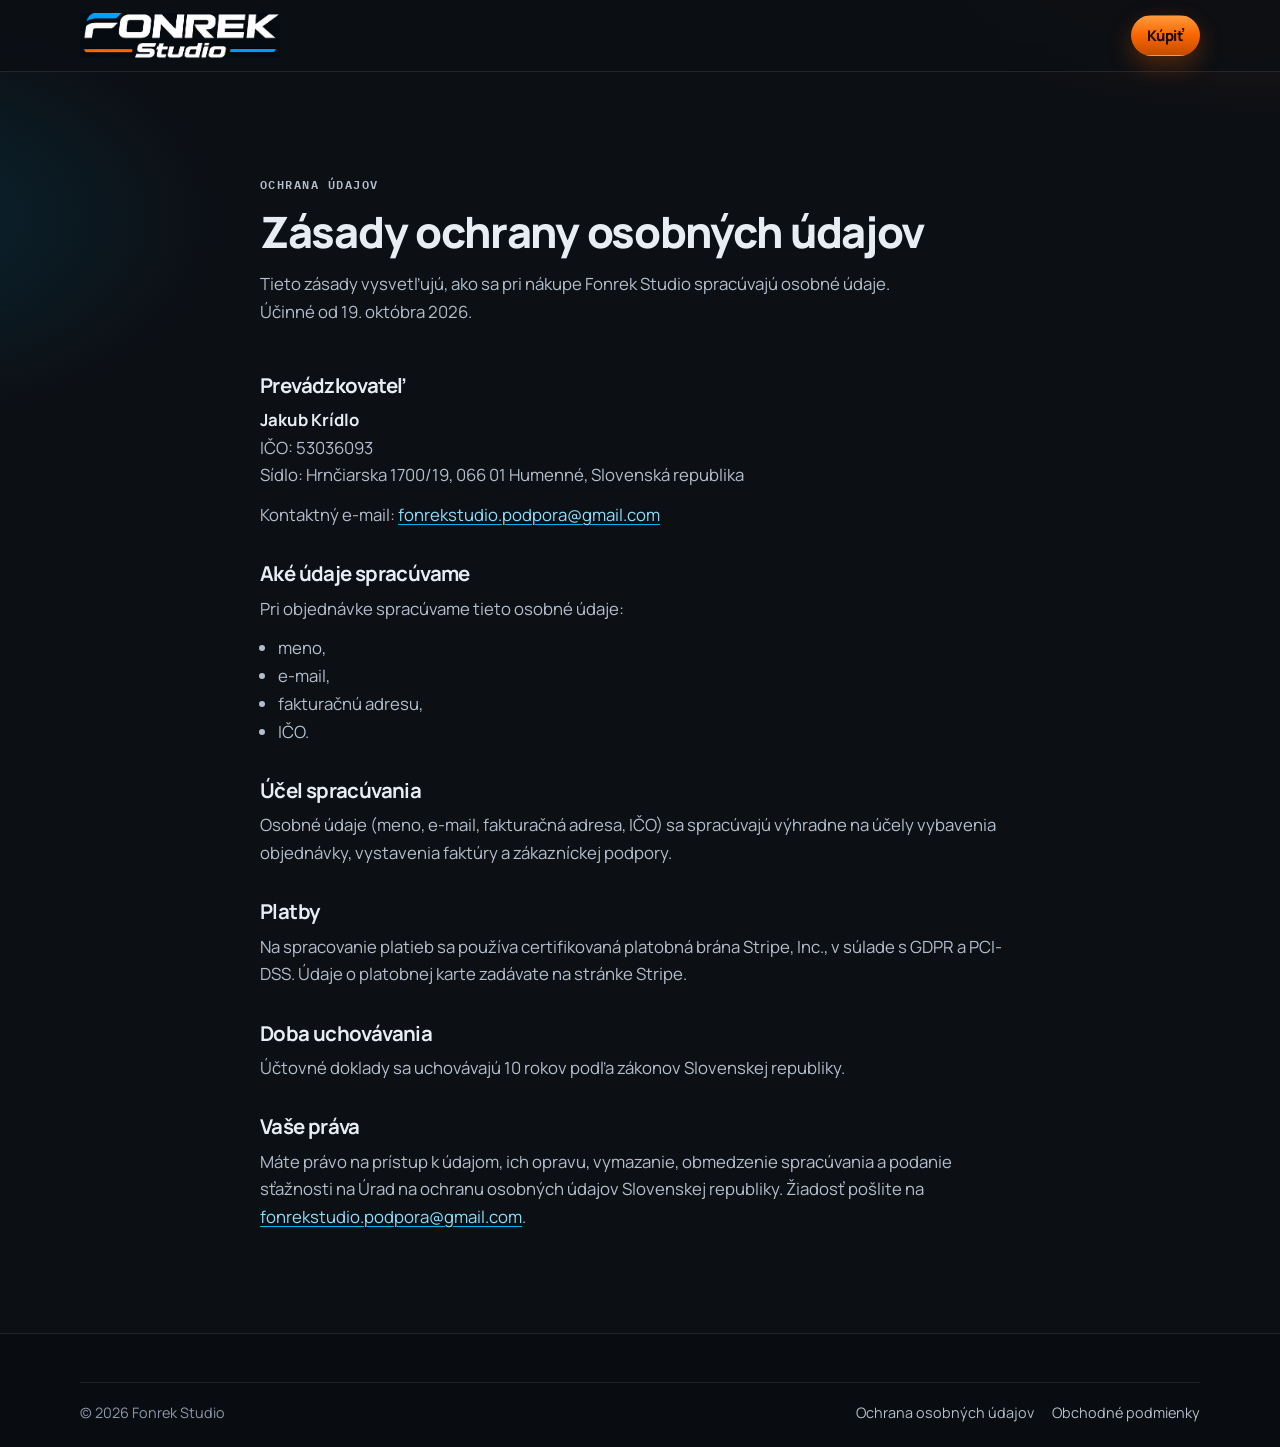
<file: privacy.html>
<!DOCTYPE html>
<html lang="sk">
  <head>
    <meta charset="UTF-8" />
    <meta name="viewport" content="width=device-width, initial-scale=1" />
    <title>Zásady ochrany osobných údajov – Fonrek Studio</title>
    <meta
      name="description"
      content="Zásady ochrany osobných údajov Fonrek Studio. Prevádzkovateľ Jakub Krídlo, IČO 53036093."
    />
    <meta name="theme-color" content="#0c0f14" />
    <link rel="preconnect" href="https://fonts.googleapis.com" />
    <link rel="preconnect" href="https://fonts.gstatic.com" crossorigin />
    <link
      href="https://fonts.googleapis.com/css2?family=IBM+Plex+Mono:wght@500;600&family=Manrope:wght@400;500;600;700;800&display=swap"
      rel="stylesheet"
    />
    <link rel="stylesheet" href="styles.css" />
    <link
      rel="icon"
      href="data:image/svg+xml,%3Csvg xmlns='http://www.w3.org/2000/svg' viewBox='0 0 32 32'%3E%3Crect width='32' height='32' rx='8' fill='%23f15a24'/%3E%3Cpath d='M9 17.5h14M16 8v13' stroke='%23110b08' stroke-width='2.4' stroke-linecap='round'/%3E%3Ccircle cx='16' cy='17.5' r='3.2' fill='none' stroke='%23110b08' stroke-width='2.2'/%3E%3C/svg%3E"
    />
  </head>
  <body>
    <a class="skip-link" href="#ochrana-udajov">Preskočiť na obsah</a>

    <header class="site-header">
      <div class="container header-bar">
        <a class="logo" href="index.html">
          <img src="img/logo.png" alt="Fonrek Studio" />
        </a>
        <a class="btn btn-small" href="index.html#cennik">Kúpiť</a>
      </div>
    </header>

    <main id="ochrana-udajov">
      <section class="section" aria-labelledby="privacy-title">
        <div class="container">
          <div class="legal-doc">
          <header class="section-head">
            <p class="eyebrow">Ochrana údajov</p>
            <h1 id="privacy-title">Zásady ochrany osobných údajov</h1>
            <p class="lede">
              Tieto zásady vysvetľujú, ako sa pri nákupe Fonrek Studio spracúvajú osobné údaje.
              Účinné od 19. októbra 2026.
            </p>
          </header>

          <h2>Prevádzkovateľ</h2>
          <p>
            <strong>Jakub Krídlo</strong><br />
            IČO: 53036093<br />
            Sídlo: Hrnčiarska 1700/19, 066 01 Humenné, Slovenská republika
          </p>
          <p>
            Kontaktný e-mail:
            <a href="mailto:fonrekstudio.podpora@gmail.com">fonrekstudio.podpora@gmail.com</a>
          </p>

          <h2>Aké údaje spracúvame</h2>
          <p>Pri objednávke spracúvame tieto osobné údaje:</p>
          <ul>
            <li>meno,</li>
            <li>e-mail,</li>
            <li>fakturačnú adresu,</li>
            <li>IČO.</li>
          </ul>

          <h2>Účel spracúvania</h2>
          <p>
            Osobné údaje (meno, e-mail, fakturačná adresa, IČO) sa spracúvajú výhradne na účely
            vybavenia objednávky, vystavenia faktúry a zákazníckej podpory.
          </p>

          <h2>Platby</h2>
          <p>
            Na spracovanie platieb sa používa certifikovaná platobná brána Stripe, Inc., v súlade
            s GDPR a PCI-DSS. Údaje o platobnej karte zadávate na stránke Stripe.
          </p>

          <h2>Doba uchovávania</h2>
          <p>Účtovné doklady sa uchovávajú 10 rokov podľa zákonov Slovenskej republiky.</p>

          <h2>Vaše práva</h2>
          <p>
            Máte právo na prístup k údajom, ich opravu, vymazanie, obmedzenie spracúvania
            a podanie sťažnosti na Úrad na ochranu osobných údajov Slovenskej republiky.
            Žiadosť pošlite na
            <a href="mailto:fonrekstudio.podpora@gmail.com">fonrekstudio.podpora@gmail.com</a>.
          </p>
          </div>
        </div>
      </section>
    </main>

    <footer class="site-footer">
      <div class="container footer-bottom">
        <p>© 2026 Fonrek Studio</p>
        <nav class="footer-legal" aria-label="Právne dokumenty">
          <a href="/privacy" aria-current="page">Ochrana osobných údajov</a>
          <a href="/terms">Obchodné podmienky</a>
        </nav>
      </div>
    </footer>
  </body>
</html>
</file>
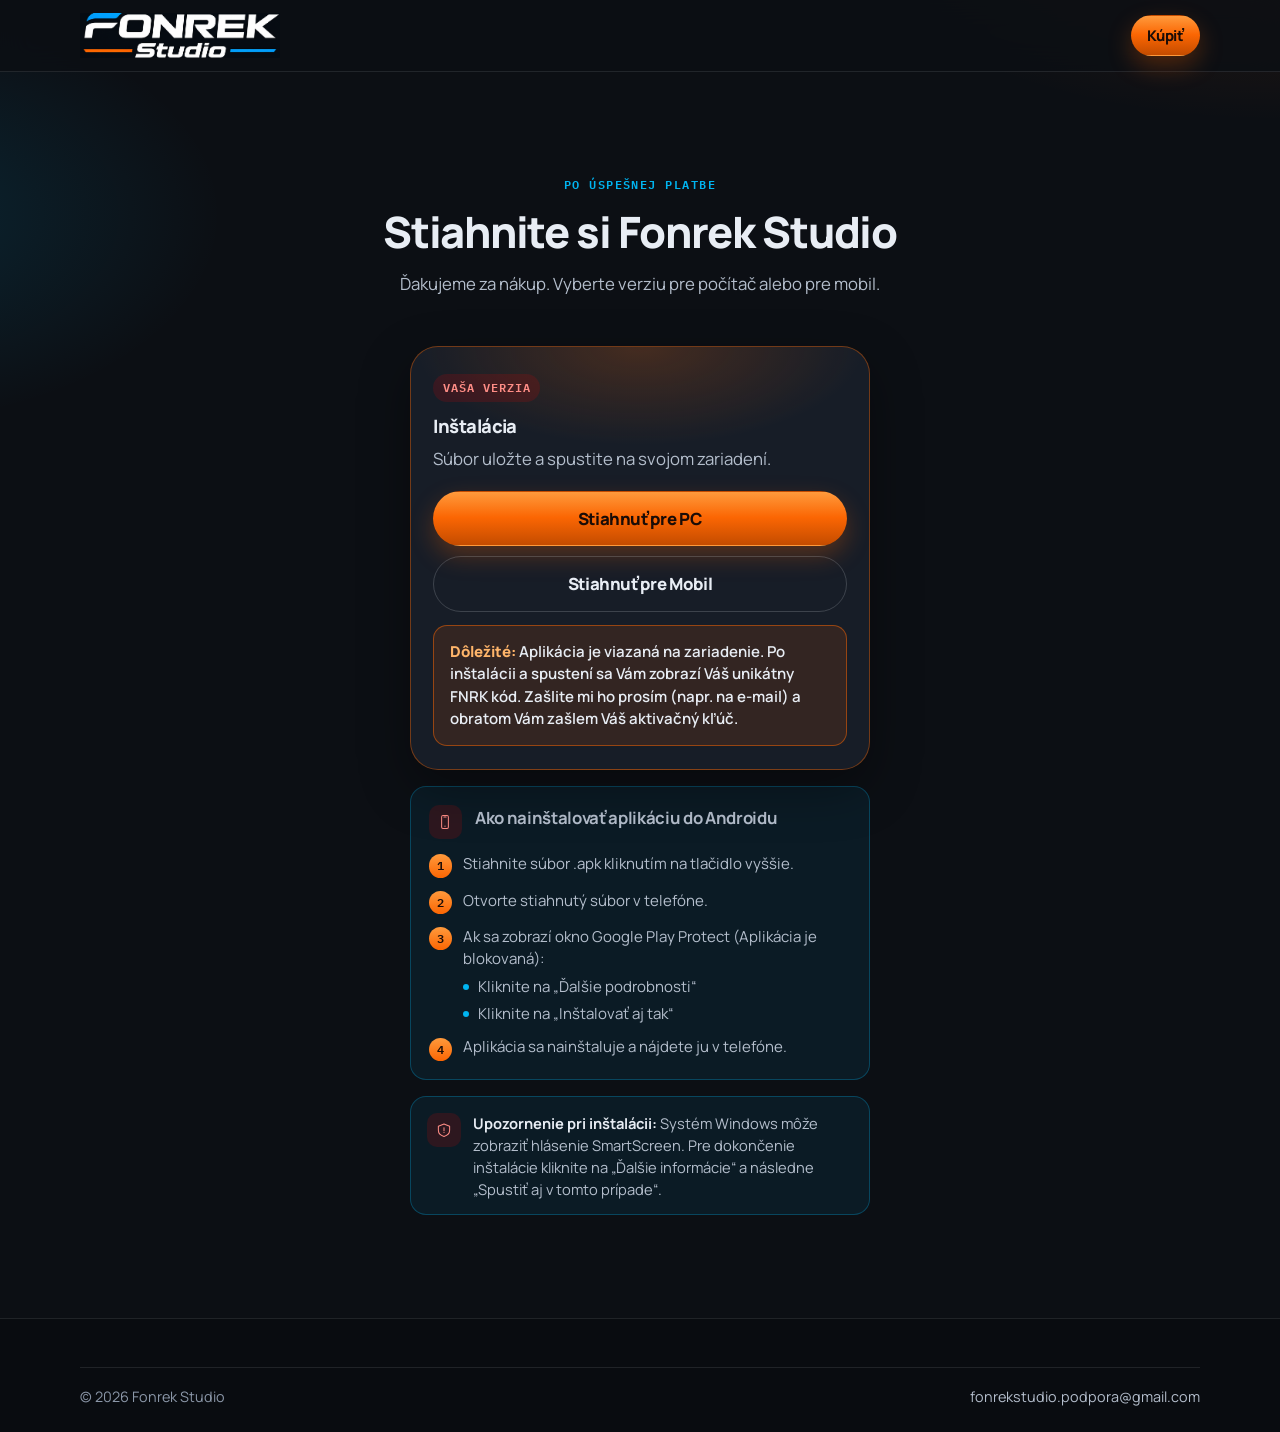
<file: stiahnutie.html>
<!DOCTYPE html>
<html lang="sk">
  <head>
    <meta charset="UTF-8" />
    <meta name="viewport" content="width=device-width, initial-scale=1" />
    <title>Stiahnutie – Fonrek Studio</title>
    <meta
      name="description"
      content="Po zaplatení si stiahnite Fonrek Studio pre počítač alebo pre mobil."
    />
    <meta name="robots" content="noindex" />
    <meta name="theme-color" content="#0c0f14" />
    <link rel="preconnect" href="https://fonts.googleapis.com" />
    <link rel="preconnect" href="https://fonts.gstatic.com" crossorigin />
    <link
      href="https://fonts.googleapis.com/css2?family=IBM+Plex+Mono:wght@500;600&family=Manrope:wght@400;500;600;700;800&display=swap"
      rel="stylesheet"
    />
    <link rel="stylesheet" href="styles.css" />
    <link
      rel="icon"
      href="data:image/svg+xml,%3Csvg xmlns='http://www.w3.org/2000/svg' viewBox='0 0 32 32'%3E%3Crect width='32' height='32' rx='8' fill='%23f15a24'/%3E%3Cpath d='M9 17.5h14M16 8v13' stroke='%23110b08' stroke-width='2.4' stroke-linecap='round'/%3E%3Ccircle cx='16' cy='17.5' r='3.2' fill='none' stroke='%23110b08' stroke-width='2.2'/%3E%3C/svg%3E"
    />
  </head>
  <body>
    <a class="skip-link" href="#stiahnutie">Preskočiť na obsah</a>

    <header class="site-header">
      <div class="container header-bar">
        <a class="logo" href="index.html">
          <img src="img/logo.png" alt="Fonrek Studio" />
        </a>
        <a class="btn btn-small" href="index.html#cennik">Kúpiť</a>
      </div>
    </header>

    <main id="stiahnutie">
      <section class="section" aria-labelledby="download-title">
        <div class="container pricing-wrap">
          <header class="section-head">
            <p class="eyebrow">Po úspešnej platbe</p>
            <h1 id="download-title">Stiahnite si Fonrek Studio</h1>
            <p class="lede">
              Ďakujeme za nákup. Vyberte verziu pre počítač alebo pre mobil.
            </p>
          </header>

          <article class="price-card">
            <p class="price-flag">Vaša verzia</p>
            <h2>Inštalácia</h2>
            <p class="lede">Súbor uložte a spustite na svojom zariadení.</p>
            <div class="download-actions">
              <a class="btn btn-block" href="https://drive.google.com/file/d/10lpeBHg52ltXCBzMlSdjacN6PajDBGdo/view?usp=sharing" target="_blank" rel="noopener noreferrer">
                Stiahnuť pre PC
              </a>
              <a class="btn btn-block btn-ghost" href="https://drive.google.com/file/d/1Omq4GcjUGo8B71jXKu0kGyHhMfI2zWkA/view?usp=sharing" target="_blank" rel="noopener noreferrer">
                Stiahnuť pre Mobil
              </a>
              <p class="activation-note">
                <strong>Dôležité:</strong> Aplikácia je viazaná na zariadenie. Po inštalácii a spustení sa Vám zobrazí Váš unikátny FNRK kód. Zašlite mi ho prosím (napr. na e-mail) a obratom Vám zašlem Váš aktivačný kľúč.
              </p>
            </div>
          </article>

          <aside class="install-guide" aria-labelledby="android-guide-title">
            <div class="install-guide-head">
              <span class="install-note-icon" aria-hidden="true">
                <svg viewBox="0 0 32 32" width="18" height="18">
                  <rect x="10" y="4.5" width="12" height="23" rx="2.4" fill="none" stroke="currentColor" stroke-width="1.8" />
                  <path d="M14 7.2h4" fill="none" stroke="currentColor" stroke-width="1.8" stroke-linecap="round" />
                  <circle cx="16" cy="23.4" r="1.05" fill="currentColor" />
                </svg>
              </span>
              <h2 id="android-guide-title">Ako nainštalovať aplikáciu do Androidu</h2>
            </div>
            <ol>
              <li>Stiahnite súbor .apk kliknutím na tlačidlo vyššie.</li>
              <li>Otvorte stiahnutý súbor v telefóne.</li>
              <li>
                Ak sa zobrazí okno Google Play Protect (Aplikácia je blokovaná):
                <ul>
                  <li>Kliknite na „Ďalšie podrobnosti“</li>
                  <li>Kliknite na „Inštalovať aj tak“</li>
                </ul>
              </li>
              <li>Aplikácia sa nainštaluje a nájdete ju v telefóne.</li>
            </ol>
          </aside>

          <aside class="install-note" role="note">
            <span class="install-note-icon" aria-hidden="true">
              <svg viewBox="0 0 32 32" width="18" height="18">
                <path d="M16 5.5 26 9.2v7.3c0 5.4-3.8 9.2-10 11-6.2-1.8-10-5.6-10-11V9.2L16 5.5Z" fill="none" stroke="currentColor" stroke-width="1.8" stroke-linejoin="round" />
                <path d="M16 12.2v5.2" fill="none" stroke="currentColor" stroke-width="1.8" stroke-linecap="round" />
                <circle cx="16" cy="20.4" r="1.05" fill="currentColor" />
              </svg>
            </span>
            <p>
              <strong>Upozornenie pri inštalácii:</strong>
              Systém Windows môže zobraziť hlásenie SmartScreen. Pre dokončenie inštalácie kliknite na „Ďalšie informácie“ a následne „Spustiť aj v tomto prípade“.
            </p>
          </aside>
        </div>
      </section>
    </main>

    <footer class="site-footer">
      <div class="container footer-bottom">
        <p>© 2026 Fonrek Studio</p>
        <p><a href="mailto:fonrekstudio.podpora@gmail.com">fonrekstudio.podpora@gmail.com</a></p>
      </div>
    </footer>
  </body>
</html>
</file>
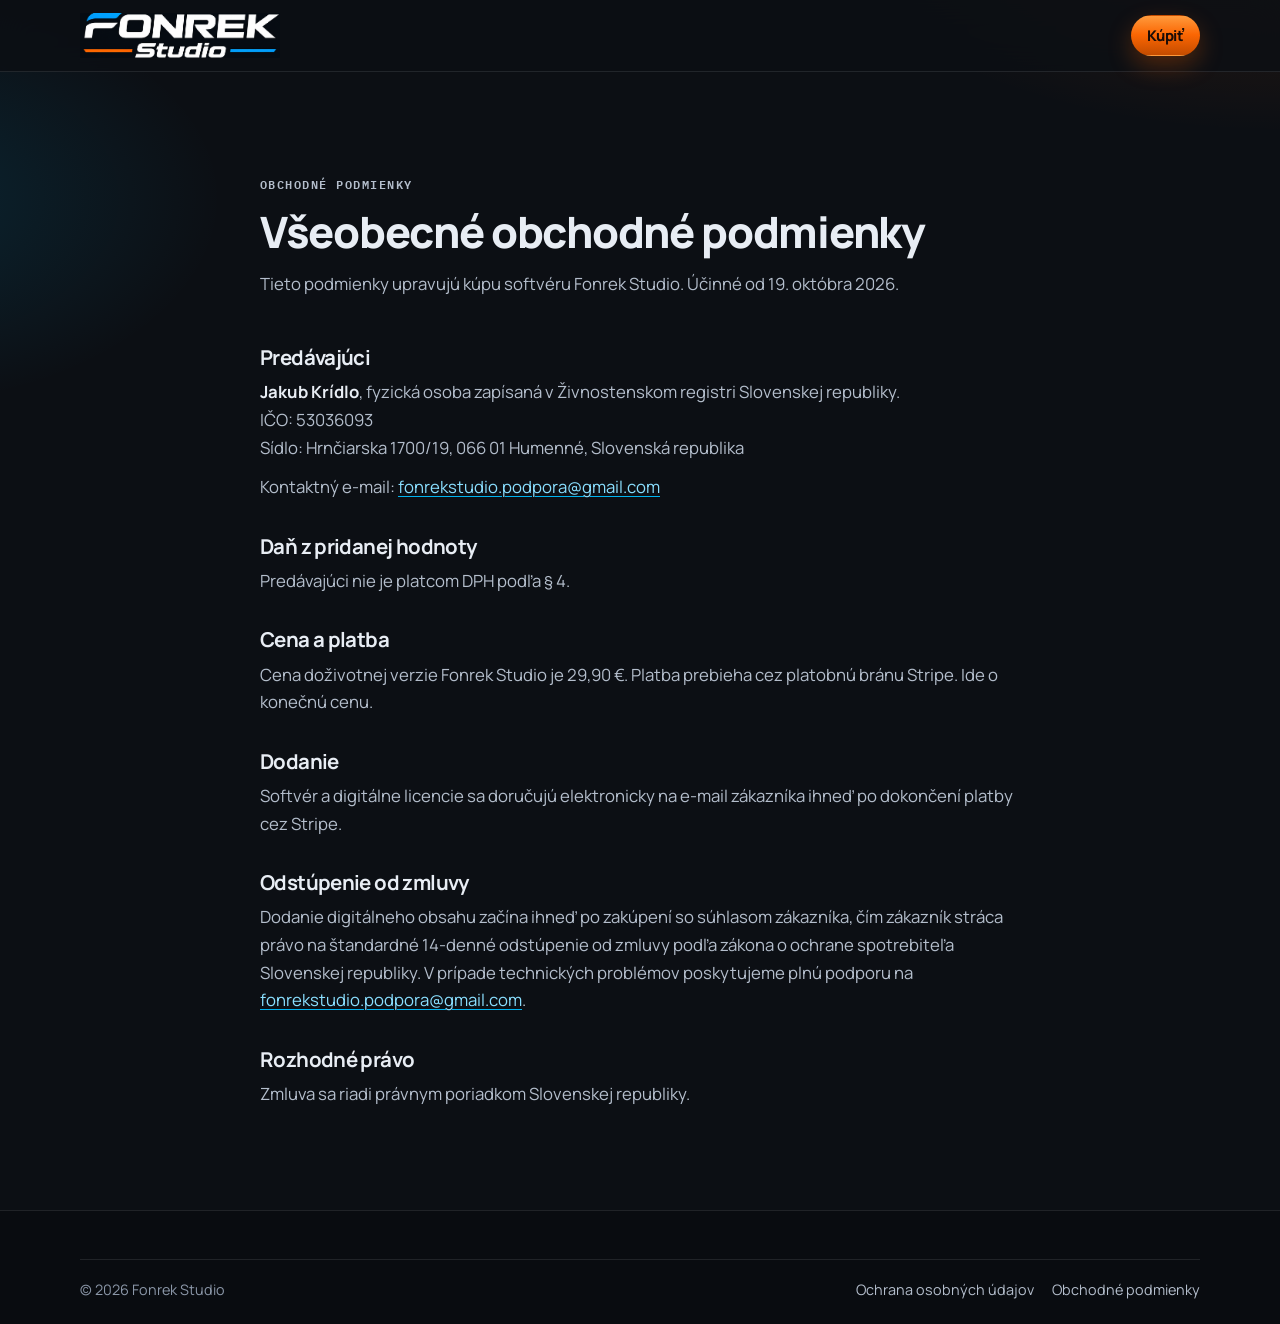
<file: terms.html>
<!DOCTYPE html>
<html lang="sk">
  <head>
    <meta charset="UTF-8" />
    <meta name="viewport" content="width=device-width, initial-scale=1" />
    <title>Všeobecné obchodné podmienky – Fonrek Studio</title>
    <meta
      name="description"
      content="Všeobecné obchodné podmienky predaja softvéru Fonrek Studio. Predávajúci Jakub Krídlo, IČO 53036093."
    />
    <meta name="theme-color" content="#0c0f14" />
    <link rel="preconnect" href="https://fonts.googleapis.com" />
    <link rel="preconnect" href="https://fonts.gstatic.com" crossorigin />
    <link
      href="https://fonts.googleapis.com/css2?family=IBM+Plex+Mono:wght@500;600&family=Manrope:wght@400;500;600;700;800&display=swap"
      rel="stylesheet"
    />
    <link rel="stylesheet" href="styles.css" />
    <link
      rel="icon"
      href="data:image/svg+xml,%3Csvg xmlns='http://www.w3.org/2000/svg' viewBox='0 0 32 32'%3E%3Crect width='32' height='32' rx='8' fill='%23f15a24'/%3E%3Cpath d='M9 17.5h14M16 8v13' stroke='%23110b08' stroke-width='2.4' stroke-linecap='round'/%3E%3Ccircle cx='16' cy='17.5' r='3.2' fill='none' stroke='%23110b08' stroke-width='2.2'/%3E%3C/svg%3E"
    />
  </head>
  <body>
    <a class="skip-link" href="#obchodne-podmienky">Preskočiť na obsah</a>

    <header class="site-header">
      <div class="container header-bar">
        <a class="logo" href="index.html">
          <img src="img/logo.png" alt="Fonrek Studio" />
        </a>
        <a class="btn btn-small" href="index.html#cennik">Kúpiť</a>
      </div>
    </header>

    <main id="obchodne-podmienky">
      <section class="section" aria-labelledby="terms-title">
        <div class="container">
          <div class="legal-doc">
          <header class="section-head">
            <p class="eyebrow">Obchodné podmienky</p>
            <h1 id="terms-title">Všeobecné obchodné podmienky</h1>
            <p class="lede">
              Tieto podmienky upravujú kúpu softvéru Fonrek Studio. Účinné od 19. októbra 2026.
            </p>
          </header>

          <h2>Predávajúci</h2>
          <p>
            <strong>Jakub Krídlo</strong>, fyzická osoba zapísaná v Živnostenskom registri
            Slovenskej republiky.<br />
            IČO: 53036093<br />
            Sídlo: Hrnčiarska 1700/19, 066 01 Humenné, Slovenská republika
          </p>
          <p>
            Kontaktný e-mail:
            <a href="mailto:fonrekstudio.podpora@gmail.com">fonrekstudio.podpora@gmail.com</a>
          </p>

          <h2>Daň z pridanej hodnoty</h2>
          <p>Predávajúci nie je platcom DPH podľa § 4.</p>

          <h2>Cena a platba</h2>
          <p>
            Cena doživotnej verzie Fonrek Studio je 29,90 €. Platba prebieha cez platobnú bránu
            Stripe. Ide o konečnú cenu.
          </p>

          <h2>Dodanie</h2>
          <p>
            Softvér a digitálne licencie sa doručujú elektronicky na e-mail zákazníka ihneď po
            dokončení platby cez Stripe.
          </p>

          <h2>Odstúpenie od zmluvy</h2>
          <p>
            Dodanie digitálneho obsahu začína ihneď po zakúpení so súhlasom zákazníka, čím
            zákazník stráca právo na štandardné 14-denné odstúpenie od zmluvy podľa zákona
            o ochrane spotrebiteľa Slovenskej republiky. V prípade technických problémov
            poskytujeme plnú podporu na
            <a href="mailto:fonrekstudio.podpora@gmail.com">fonrekstudio.podpora@gmail.com</a>.
          </p>

          <h2>Rozhodné právo</h2>
          <p>Zmluva sa riadi právnym poriadkom Slovenskej republiky.</p>
          </div>
        </div>
      </section>
    </main>

    <footer class="site-footer">
      <div class="container footer-bottom">
        <p>© 2026 Fonrek Studio</p>
        <nav class="footer-legal" aria-label="Právne dokumenty">
          <a href="/privacy">Ochrana osobných údajov</a>
          <a href="/terms" aria-current="page">Obchodné podmienky</a>
        </nav>
      </div>
    </footer>
  </body>
</html>
</file>
<file: styles.css>
:root {
  --bg: #0c0f14;
  --bg-raised: #141922;
  --bg-card: #171d27;
  --bg-card-hover: #1c2430;
  --line: rgba(232, 237, 244, 0.1);
  --line-strong: rgba(232, 237, 244, 0.18);
  --text: #e8edf4;
  --muted: #b4becc;
  --faint: #8b97a8;
  --accent: #fb6603;
  --accent-deep: #c44c00;
  --accent-soft: rgba(251, 102, 3, 0.16);
  --cyan: #00b4f0;
  --cyan-soft: rgba(0, 180, 240, 0.16);
  --red: #e10600;
  --red-soft: rgba(225, 6, 0, 0.16);
  --blue: #00b4f0;
  --ok: #3dbe86;
  --shadow: 0 18px 50px rgba(0, 0, 0, 0.35);
  --radius: 18px;
  --header: 4.5rem;
  --font: "Manrope", "Segoe UI", sans-serif;
  --mono: "IBM Plex Mono", ui-monospace, monospace;
  --container: 1120px;
}

*,
*::before,
*::after {
  box-sizing: border-box;
}

html {
  scroll-behavior: smooth;
  scroll-padding-top: calc(var(--header) + 0.75rem);
}

body {
  margin: 0;
  font-family: var(--font);
  font-size: 1.05rem;
  line-height: 1.65;
  color: var(--text);
  background:
    radial-gradient(900px 480px at 100% -10%, rgba(251, 102, 3, 0.18), transparent 55%),
    radial-gradient(700px 420px at -10% 15%, rgba(0, 180, 240, 0.14), transparent 50%),
    var(--bg);
  color-scheme: dark;
}

img,
svg {
  display: block;
  max-width: 100%;
}

a {
  color: inherit;
  text-decoration-color: var(--cyan);
  text-decoration-thickness: 1px;
  text-underline-offset: 0.18em;
}

p,
ul,
ol {
  margin: 0;
}

h1,
h2,
h3 {
  margin: 0;
  line-height: 1.15;
  letter-spacing: -0.03em;
}

code {
  font-family: var(--mono);
  font-size: 0.92em;
  color: #ffd0bf;
}

::selection {
  background: var(--accent);
  color: #1a0c07;
}

.skip-link {
  position: absolute;
  left: 1rem;
  top: -4rem;
  z-index: 40;
  padding: 0.6rem 0.9rem;
  border-radius: 8px;
  background: var(--accent);
  color: #1a0c07;
  font-weight: 700;
}

.skip-link:focus {
  top: 0.75rem;
}

.sr-only {
  position: absolute;
  width: 1px;
  height: 1px;
  padding: 0;
  margin: -1px;
  overflow: hidden;
  clip: rect(0, 0, 0, 0);
  white-space: nowrap;
  border: 0;
}

.container {
  width: min(var(--container), calc(100% - 2rem));
  margin-inline: auto;
}

.eyebrow {
  margin-bottom: 0.75rem;
  color: var(--cyan);
  font-family: var(--mono);
  font-size: 0.78rem;
  font-weight: 600;
  letter-spacing: 0.12em;
  text-transform: uppercase;
}

.lede {
  max-width: 42rem;
  color: var(--muted);
}

.section {
  padding: clamp(4.25rem, 8vw, 6.5rem) 0;
}

.section-alt {
  background: linear-gradient(180deg, rgba(255, 255, 255, 0.025), transparent 28%);
  border-block: 1px solid var(--line);
}

.section-head {
  max-width: 44rem;
  margin-bottom: clamp(2rem, 4vw, 3rem);
}

.section-head h1,
.section-head h2 {
  margin-bottom: 0.85rem;
  font-size: clamp(1.85rem, 3.4vw, 2.7rem);
  font-weight: 800;
}

.site-header {
  position: sticky;
  top: 0;
  z-index: 30;
  height: var(--header);
  background: rgba(12, 15, 20, 0.82);
  border-bottom: 1px solid var(--line);
  backdrop-filter: blur(16px);
}

.header-bar {
  display: flex;
  align-items: center;
  justify-content: space-between;
  height: 100%;
  gap: 1rem;
}

.logo {
  display: inline-flex;
  align-items: center;
  gap: 0.7rem;
  color: var(--text);
  font-weight: 800;
  letter-spacing: -0.03em;
  text-decoration: none;
}

header .logo {
  position: relative;
  display: block;
  height: 45px;
  width: 200px;
  overflow: hidden;
  flex: none;
}

header .logo img {
  position: absolute;
  height: 242px;
  width: 242px;
  max-width: none;
  top: -152px;
  left: -21px;
}

.logo-mark {
  display: grid;
  place-items: center;
  width: 2.15rem;
  height: 2.15rem;
  border-radius: 9px;
  color: #1a0c07;
  background: linear-gradient(160deg, #ff9a3c, var(--accent) 55%, var(--accent-deep));
  box-shadow: inset 0 0 0 1px rgba(255, 255, 255, 0.25);
}

.menu-toggle,
.menu-btn {
  display: none;
}

.nav {
  display: flex;
  align-items: center;
  gap: 1.25rem;
}

.nav ul {
  display: flex;
  gap: 0.35rem;
  padding: 0;
  list-style: none;
}

.nav a {
  text-decoration: none;
}

.nav ul a {
  display: inline-block;
  padding: 0.4rem 0.7rem;
  border-radius: 999px;
  color: var(--muted);
  font-size: 0.95rem;
  font-weight: 600;
  transition: color 0.2s ease, background 0.2s ease;
}

.nav ul a:hover,
.nav ul a:focus-visible {
  color: var(--text);
  background: rgba(255, 255, 255, 0.05);
}

.btn {
  display: inline-flex;
  align-items: center;
  justify-content: center;
  gap: 0.4rem;
  min-height: 3.15rem;
  padding: 0.8rem 1.25rem;
  border: 1px solid transparent;
  border-radius: 999px;
  background: linear-gradient(180deg, #ff9a3c, var(--accent) 48%, var(--accent-deep));
  color: #1a0c07;
  font: inherit;
  font-weight: 800;
  letter-spacing: -0.02em;
  text-decoration: none;
  box-shadow: 0 10px 24px rgba(251, 102, 3, 0.28);
  transition: transform 0.2s ease, box-shadow 0.2s ease, filter 0.2s ease;
}

.btn:hover,
.btn:focus-visible {
  transform: translateY(-2px);
  filter: brightness(1.05);
  box-shadow: 0 14px 30px rgba(251, 102, 3, 0.4);
}

.btn:active {
  transform: translateY(0);
}

.btn-small {
  min-height: 2.55rem;
  padding: 0.45rem 0.95rem;
  font-size: 0.92rem;
}

.btn-ghost {
  background: transparent;
  color: var(--text);
  border-color: var(--line-strong);
  box-shadow: none;
}

.btn-ghost:hover,
.btn-ghost:focus-visible {
  background: rgba(255, 255, 255, 0.04);
  border-color: rgba(0, 180, 240, 0.55);
  box-shadow: none;
  filter: none;
}

.btn-block {
  width: 100%;
}

.download-actions {
  display: grid;
  gap: 0.65rem;
}

.activation-note {
  margin: 0.2rem 0 0;
  padding: 0.9rem 1rem;
  border: 1px solid rgba(251, 102, 3, 0.5);
  border-radius: 14px;
  background: rgba(251, 102, 3, 0.12);
  color: var(--text);
  font-size: 0.94rem;
  font-weight: 600;
  line-height: 1.5;
  text-align: left;
}

.activation-note strong {
  color: #ffb56a;
  font-weight: 800;
}

.hero {
  position: relative;
  padding: clamp(3.2rem, 7vw, 5.5rem) 0 clamp(3.5rem, 7vw, 5.5rem);
  overflow: hidden;
}

.hero-media {
  position: absolute;
  inset: 0;
  z-index: 0;
  overflow: hidden;
  pointer-events: none;
}

.hero-media video {
  display: block;
  width: 100%;
  height: 100%;
  object-fit: cover;
}

.hero-media::after {
  content: "";
  position: absolute;
  inset: 0;
  background: linear-gradient(135deg, rgba(15, 23, 42, 0.78) 0%, rgba(15, 23, 42, 0.65) 100%);
  backdrop-filter: blur(2px);
}

.hero::before {
  content: "";
  position: absolute;
  inset: 0;
  z-index: 2;
  background-image:
    linear-gradient(rgba(232, 237, 244, 0.045) 1px, transparent 1px),
    linear-gradient(90deg, rgba(232, 237, 244, 0.045) 1px, transparent 1px);
  background-size: 52px 52px;
  mask-image: radial-gradient(ellipse at 70% 40%, #000 20%, transparent 72%);
  pointer-events: none;
}

.hero-fx {
  position: absolute;
  inset: 0;
  z-index: 1;
  overflow: hidden;
  pointer-events: none;
}

.hero-pulse {
  position: absolute;
  width: 48rem;
  height: 48rem;
  top: -16rem;
  right: -10rem;
  background: radial-gradient(circle, rgba(251, 102, 3, 0.22), transparent 64%);
  animation: glow-pulse 9s ease-in-out infinite;
}

.hero-beam {
  position: absolute;
  top: -25%;
  width: 18rem;
  height: 150%;
  filter: blur(26px);
  opacity: 0.55;
  animation: beam-drift 16s ease-in-out infinite alternate;
}

.hero-beam-a {
  right: 8%;
  background: linear-gradient(180deg, transparent, rgba(251, 102, 3, 0.34), transparent 78%);
  transform: rotate(16deg);
}

.hero-beam-b {
  left: -6rem;
  width: 14rem;
  background: linear-gradient(180deg, transparent, rgba(4, 172, 249, 0.22), transparent 80%);
  animation-duration: 20s;
  animation-direction: alternate-reverse;
  transform: rotate(-14deg);
}

.spark {
  position: absolute;
  width: 3px;
  height: 3px;
  border-radius: 50%;
  background: #ffe1cf;
  box-shadow: 0 0 8px 2px rgba(251, 102, 3, 0.9);
  opacity: 0;
  animation: spark-rise 4.2s ease-out infinite;
}

.spark:nth-child(4) { left: 74%; bottom: 16%; --dx: 16px; }
.spark:nth-child(5) { left: 81%; bottom: 22%; --dx: -12px; animation-delay: 1.1s; animation-duration: 3.4s; }
.spark:nth-child(6) { left: 63%; bottom: 10%; --dx: 22px; animation-delay: 2.2s; }
.spark:nth-child(7) { left: 88%; bottom: 28%; --dx: 8px; animation-delay: 0.6s; animation-duration: 3.8s; }
.spark:nth-child(8) { left: 70%; bottom: 34%; --dx: -18px; animation-delay: 2.8s; }
.spark:nth-child(9) { left: 92%; bottom: 12%; --dx: 14px; animation-delay: 1.7s; animation-duration: 4.6s; }

@keyframes glow-pulse {
  0%,
  100% { opacity: 0.4; transform: scale(0.92); }
  50% { opacity: 0.9; transform: scale(1.08); }
}

@keyframes beam-drift {
  from { translate: -4% 0; }
  to { translate: 8% 3%; }
}

@keyframes spark-rise {
  0% { opacity: 0; transform: translate3d(0, 10px, 0) scale(0.7); }
  14% { opacity: 0.95; }
  100% { opacity: 0; transform: translate3d(var(--dx, 12px), -86px, 0) scale(0.25); }
}

.hero-grid {
  position: relative;
  z-index: 3;
  display: grid;
  align-items: center;
  gap: clamp(2.5rem, 5vw, 4rem);
}

.hero h1 {
  max-width: 16ch;
  margin-bottom: 1rem;
  font-size: clamp(2.15rem, 4.6vw, 3.55rem);
  font-weight: 800;
}

.hero h1 span {
  color: #ffb56a;
}

.hero-copy .lede {
  margin-bottom: 1.5rem;
  font-size: 1.08rem;
}

.hero-actions {
  display: flex;
  flex-wrap: wrap;
  gap: 0.75rem;
  margin-bottom: 1.4rem;
}

.pills {
  display: flex;
  flex-wrap: wrap;
  gap: 0.55rem;
  padding: 0;
  list-style: none;
}

.pills li {
  padding: 0.4rem 0.75rem;
  border: 1px solid var(--line-strong);
  border-radius: 999px;
  background: rgba(12, 15, 20, 0.55);
  color: var(--text);
  font-size: 0.92rem;
  font-weight: 700;
}

.pills li::before {
  content: "";
  display: inline-block;
  width: 0.45rem;
  height: 0.45rem;
  margin-right: 0.45rem;
  border-radius: 50%;
  background: var(--cyan);
  box-shadow: 0 0 0 4px var(--cyan-soft);
  vertical-align: 0.05em;
}

.platform-note {
  display: flex;
  flex-wrap: wrap;
  align-items: center;
  gap: 0.55rem 0.7rem;
  width: fit-content;
  max-width: 100%;
  margin: 1rem 0 0;
  padding: 0.45rem 0.85rem 0.45rem 0.45rem;
  border: 1px solid rgba(0, 180, 240, 0.32);
  border-radius: 16px;
  background: rgba(12, 15, 20, 0.55);
  color: var(--text);
  font-size: 0.94rem;
  font-weight: 600;
  line-height: 1.4;
}

.platform-note span {
  padding: 0.2rem 0.55rem;
  border-radius: 999px;
  background: var(--red-soft);
  color: #ff8d86;
  font-family: var(--mono);
  font-size: 0.72rem;
  font-weight: 600;
  letter-spacing: 0.08em;
  text-transform: uppercase;
}

.hero-shot {
  --tilt-x: 0deg;
  --tilt-y: 0deg;
  position: relative;
  margin: 0;
  transform: perspective(1100px) rotateX(var(--tilt-x)) rotateY(var(--tilt-y));
  transition: transform 0.16s ease;
}

.hero-shot::before {
  content: "";
  position: absolute;
  inset: 14% -6% auto;
  height: 62%;
  background: radial-gradient(circle, rgba(0, 180, 240, 0.28), transparent 68%);
  filter: blur(10px);
  pointer-events: none;
}

.hero-shot img,
.showcase img {
  display: block;
  width: 100%;
  height: auto;
}

.hero-shot,
.showcase figure {
  cursor: pointer;
}

.hero-shot img {
  position: relative;
  border: 1px solid var(--line-strong);
  border-radius: 18px;
  box-shadow: var(--shadow);
  transition:
    box-shadow 0.22s ease,
    border-color 0.22s ease,
    transform 0.35s ease,
    filter 0.35s ease;
}

.hero-shot:hover img {
  border-color: rgba(0, 180, 240, 0.55);
  box-shadow: var(--shadow), 0 0 34px rgba(0, 180, 240, 0.32);
  transform: scale(1.02);
  filter: brightness(1.1);
}

.showcase {
  display: grid;
  gap: 1.15rem;
}

.showcase figure {
  --tilt-x: 0deg;
  --tilt-y: 0deg;
  margin: 0;
  overflow: hidden;
  border: 1px solid var(--line);
  border-radius: var(--radius);
  background: #10141b;
  box-shadow: 0 14px 36px rgba(0, 0, 0, 0.28);
  transform: perspective(900px) rotateX(var(--tilt-x)) rotateY(var(--tilt-y));
  transition:
    transform 0.16s ease,
    border-color 0.22s ease,
    box-shadow 0.22s ease;
}

.showcase img {
  transition: transform 0.35s ease, filter 0.35s ease;
}

.showcase figcaption {
  padding: 0.95rem 1.05rem 1.1rem;
  font-weight: 700;
  letter-spacing: -0.02em;
  line-height: 1.4;
}

.showcase figure:hover {
  border-color: rgba(0, 180, 240, 0.55);
  box-shadow:
    0 22px 48px rgba(0, 0, 0, 0.42),
    0 0 32px rgba(0, 180, 240, 0.3);
}

.showcase figure:hover img {
  transform: scale(1.035);
  filter: brightness(1.1);
}

.feature-rows {
  display: grid;
  gap: 1.15rem;
}

.feature-row {
  display: grid;
  gap: 1.15rem;
  align-items: center;
  padding: 1.15rem;
  border: 1px solid var(--line);
  border-radius: 28px;
  background:
    radial-gradient(420px 180px at 100% 0%, rgba(0, 180, 240, 0.08), transparent 62%),
    var(--bg-card);
}

.feature-row .eyebrow {
  margin-bottom: 0.4rem;
}

.feature-row h3 {
  margin: 0 0 0.55rem;
  font-size: clamp(1.35rem, 2.2vw, 1.75rem);
  letter-spacing: -0.03em;
  line-height: 1.2;
}

.feature-row p {
  margin: 0;
  color: var(--muted);
}

.feature-row figure {
  --tilt-x: 0deg;
  --tilt-y: 0deg;
  margin: 0;
  overflow: hidden;
  border: 1px solid var(--line);
  border-radius: 16px;
  background: #10141b;
  box-shadow: 0 14px 36px rgba(0, 0, 0, 0.28);
  transform: perspective(900px) rotateX(var(--tilt-x)) rotateY(var(--tilt-y));
  transition:
    transform 0.16s ease,
    border-color 0.22s ease,
    box-shadow 0.22s ease;
  cursor: pointer;
}

.feature-row img {
  display: block;
  width: 100%;
  height: auto;
  transition: transform 0.35s ease, filter 0.35s ease;
}

.feature-row figcaption {
  padding: 0.85rem 1rem 1rem;
  font-weight: 700;
  letter-spacing: -0.02em;
  line-height: 1.4;
}

.feature-row figure:hover {
  border-color: rgba(0, 180, 240, 0.55);
  box-shadow:
    0 22px 48px rgba(0, 0, 0, 0.42),
    0 0 32px rgba(0, 180, 240, 0.3);
}

.feature-row figure:hover img {
  transform: scale(1.02);
  filter: brightness(1.06);
}

.lightbox {
  position: fixed;
  width: min(1080px, calc(100% - 2rem));
  max-height: calc(100vh - 2rem);
  margin: auto;
  padding: 0.85rem 0.85rem 1rem;
  border: 1px solid rgba(0, 180, 240, 0.35);
  border-radius: 20px;
  background: #10141b;
  color: var(--text);
  box-shadow: 0 30px 80px rgba(0, 0, 0, 0.55);
}

.lightbox::backdrop {
  background: rgba(6, 8, 12, 0.84);
  backdrop-filter: blur(8px);
}

.lightbox img {
  display: block;
  width: 100%;
  max-height: calc(100vh - 7.5rem);
  object-fit: contain;
  border-radius: 12px;
  background: #07090c;
}

.lightbox-caption {
  margin: 0.85rem 0.15rem 0.1rem;
  font-weight: 700;
  letter-spacing: -0.02em;
}

.lightbox-close {
  position: absolute;
  top: 0.55rem;
  right: 0.55rem;
  z-index: 2;
  display: grid;
  place-items: center;
  width: 2.4rem;
  height: 2.4rem;
  border: 1px solid var(--line-strong);
  border-radius: 999px;
  background: rgba(12, 15, 20, 0.92);
  color: var(--text);
  font-size: 1.45rem;
  line-height: 1;
  cursor: pointer;
}

.lightbox-close:hover {
  border-color: rgba(0, 180, 240, 0.7);
  color: #8adfff;
}

.card-grid {
  display: grid;
  gap: 1rem;
}

.card,
.feature,
.license-card,
.price-card,
.steps li {
  border: 1px solid var(--line);
  background: var(--bg-card);
  transition:
    transform 0.16s ease,
    border-color 0.22s ease,
    background 0.22s ease,
    box-shadow 0.22s ease;
}

.card,
.feature {
  --tilt-x: 0deg;
  --tilt-y: 0deg;
  transform: perspective(900px) rotateX(var(--tilt-x)) rotateY(var(--tilt-y));
}

.card:hover,
.feature:hover,
.steps li:hover {
  border-color: rgba(0, 180, 240, 0.5);
  background: var(--bg-card-hover);
  box-shadow: var(--shadow), 0 0 28px rgba(0, 180, 240, 0.26);
}

.steps li:hover {
  transform: translateY(-4px);
}

.card {
  padding: 1.35rem 1.25rem 1.4rem;
  border-radius: var(--radius);
}

.icon {
  display: grid;
  place-items: center;
  width: 2.8rem;
  height: 2.8rem;
  margin-bottom: 1rem;
  border-radius: 12px;
  background: var(--red-soft);
  color: #ff8d86;
}

.icon svg {
  width: 1.7rem;
  height: 1.7rem;
}

.card h3,
.feature h3,
.steps h3,
.license-card h3,
.price-card .lede {
  margin: 0.35rem 0 1.15rem;
}

.price-card h2,
.price-card h3 {
  margin-bottom: 0.45rem;
  font-size: 1.15rem;
  font-weight: 800;
}

.card p,
.feature p,
.license-card p,
.steps p {
  color: var(--muted);
}

.feature {
  position: relative;
  padding: 1.3rem 1.2rem 1.35rem;
  border-radius: var(--radius);
  overflow: hidden;
}

.feature-index {
  display: block;
  margin-bottom: 0.85rem;
  color: var(--cyan);
  font-family: var(--mono);
  font-size: 0.8rem;
  font-weight: 600;
  letter-spacing: 0.08em;
}

.license-panel {
  display: grid;
  gap: 1rem;
  padding: 0.7rem;
  border: 1px solid var(--line-strong);
  border-radius: 28px;
  background:
    radial-gradient(500px 180px at 100% 0%, rgba(0, 180, 240, 0.16), transparent 60%),
    var(--bg-raised);
}

.license-card {
  padding: 1.5rem 1.35rem 1.4rem;
  border-radius: 20px;
}

.license-card-accent {
  background:
    linear-gradient(180deg, rgba(0, 180, 240, 0.12), rgba(0, 180, 240, 0.03)),
    var(--bg-card);
}

.license-kicker {
  margin-bottom: 0.55rem;
  color: #ff8d86;
  font-family: var(--mono);
  font-size: 0.75rem;
  font-weight: 600;
  letter-spacing: 0.1em;
  text-transform: uppercase;
}

.license-card h3 {
  font-size: clamp(1.45rem, 2vw, 1.85rem);
}

.license-card > p {
  margin-bottom: 1rem;
}

.license-card ul,
.price-list {
  padding: 0;
  list-style: none;
}

.license-card li,
.price-list li {
  position: relative;
  padding-left: 1.4rem;
  margin-top: 0.45rem;
  color: var(--text);
}

.license-card li::before,
.price-list li::before {
  content: "";
  position: absolute;
  left: 0;
  top: 0.55em;
  width: 0.55rem;
  height: 0.55rem;
  border-radius: 50%;
  background: var(--accent);
  box-shadow: 0 0 0 3px var(--accent-soft);
}

.steps {
  display: grid;
  gap: 1rem;
  margin: 0;
  padding: 0;
  list-style: none;
  counter-reset: step;
}

.steps li {
  position: relative;
  padding: 1.35rem 1.25rem 1.3rem 1.25rem;
  border-radius: var(--radius);
}

.steps li::before {
  content: counter(step, decimal-leading-zero);
  counter-increment: step;
  display: block;
  margin-bottom: 0.8rem;
  color: #1a0c07;
  font-family: var(--mono);
  font-size: 0.85rem;
  font-weight: 600;
  width: fit-content;
  padding: 0.2rem 0.5rem;
  border-radius: 999px;
  background: linear-gradient(180deg, #ff9a3c, var(--accent));
}

.pricing-wrap {
  display: grid;
  justify-items: center;
}

.pricing-wrap .section-head {
  text-align: center;
}

.pricing-wrap .lede {
  margin-inline: auto;
}

.price-card {
  position: relative;
  width: min(100%, 460px);
  padding: 1.7rem 1.4rem 1.4rem;
  border-radius: 28px;
  border-color: rgba(251, 102, 3, 0.4);
  background:
    radial-gradient(320px 140px at 50% 0%, rgba(251, 102, 3, 0.2), transparent 70%),
    var(--bg-card);
  box-shadow: var(--shadow);
}

.price-card:hover {
  transform: translateY(-4px);
  border-color: rgba(251, 102, 3, 0.7);
}

.price-flag {
  width: fit-content;
  margin-bottom: 0.9rem;
  padding: 0.25rem 0.6rem;
  border-radius: 999px;
  background: var(--red-soft);
  color: #ff8d86;
  font-family: var(--mono);
  font-size: 0.75rem;
  font-weight: 600;
  letter-spacing: 0.08em;
  text-transform: uppercase;
}

.price {
  display: flex;
  align-items: baseline;
  gap: 0.7rem;
  margin: 0.8rem 0 1.1rem;
}

.price-value {
  font-size: clamp(3rem, 7vw, 4rem);
  font-weight: 800;
  letter-spacing: -0.05em;
  line-height: 0.95;
}

.price-note {
  color: var(--muted);
  font-weight: 600;
}

.price-list {
  margin-bottom: 1.3rem;
}

.price-foot {
  margin-top: 0.85rem;
  color: var(--faint);
  font-size: 0.86rem;
  text-align: center;
}

.install-note {
  display: flex;
  align-items: flex-start;
  gap: 0.8rem;
  width: min(100%, 460px);
  margin-top: 1rem;
  padding: 0.9rem 1rem;
  border: 1px solid rgba(0, 180, 240, 0.28);
  border-radius: 16px;
  background: rgba(0, 180, 240, 0.08);
  color: var(--muted);
  font-size: 0.92rem;
  line-height: 1.5;
}

.install-note p {
  margin: 0;
}

.install-note strong {
  color: var(--text);
  font-weight: 700;
}

.install-note-icon {
  display: grid;
  place-items: center;
  flex: none;
  width: 2.1rem;
  height: 2.1rem;
  margin-top: 0.1rem;
  border-radius: 10px;
  background: var(--red-soft);
  color: #ff8d86;
}

.install-guide {
  width: min(100%, 460px);
  margin-top: 1rem;
  padding: 1.05rem 1.1rem 1.15rem;
  border: 1px solid rgba(0, 180, 240, 0.28);
  border-radius: 16px;
  background: rgba(0, 180, 240, 0.08);
  color: var(--muted);
}

.install-guide-head {
  display: flex;
  align-items: flex-start;
  gap: 0.8rem;
  margin-bottom: 0.9rem;
}

.install-guide h2 {
  margin-top: 0.2rem;
  font-size: 1.05rem;
  line-height: 1.3;
  letter-spacing: -0.02em;
}

.install-guide ol {
  margin: 0;
  padding: 0;
  list-style: none;
  counter-reset: guide;
  display: grid;
  gap: 0.75rem;
}

.install-guide ol > li {
  display: grid;
  grid-template-columns: 1.45rem 1fr;
  column-gap: 0.7rem;
  align-items: start;
  font-size: 0.94rem;
  line-height: 1.45;
}

.install-guide ol > li::before {
  content: counter(guide);
  counter-increment: guide;
  display: grid;
  place-items: center;
  width: 1.45rem;
  height: 1.45rem;
  margin-top: 0.08rem;
  border-radius: 999px;
  background: linear-gradient(180deg, #ff9a3c, var(--accent));
  color: #1a0c07;
  font-family: var(--mono);
  font-size: 0.75rem;
  font-weight: 600;
}

.install-guide ul {
  grid-column: 2;
  margin: 0.4rem 0 0;
  padding: 0;
  list-style: none;
  display: grid;
  gap: 0.3rem;
}

.install-guide ul li {
  position: relative;
  padding-left: 0.95rem;
}

.install-guide ul li::before {
  content: "";
  position: absolute;
  left: 0;
  top: 0.55em;
  width: 0.35rem;
  height: 0.35rem;
  border-radius: 999px;
  background: var(--cyan);
}

.site-footer {
  padding: 3rem 0 1.4rem;
  border-top: 1px solid var(--line);
  background: #090c10;
}

.footer-grid {
  display: grid;
  gap: 2rem;
  margin-bottom: 2rem;
}

.footer-brand p {
  max-width: 22rem;
  margin-top: 0.8rem;
  color: var(--muted);
}

.site-footer h2 {
  margin-bottom: 0.7rem;
  font-size: 0.82rem;
  font-weight: 700;
  letter-spacing: 0.12em;
  text-transform: uppercase;
  color: var(--faint);
}

.site-footer ul {
  padding: 0;
  list-style: none;
}

.site-footer li + li {
  margin-top: 0.35rem;
}

.site-footer a {
  color: var(--muted);
  text-decoration: none;
  transition: color 0.2s ease;
}

.site-footer a:hover,
.site-footer a:focus-visible {
  color: var(--text);
}

.footer-bottom {
  display: flex;
  flex-wrap: wrap;
  justify-content: space-between;
  gap: 0.4rem 1rem;
  padding-top: 1.1rem;
  border-top: 1px solid var(--line);
  color: var(--faint);
  font-size: 0.9rem;
}

.footer-legal {
  display: flex;
  flex-wrap: wrap;
  gap: 0.35rem 1.1rem;
}

.legal-doc {
  width: min(100%, 760px);
  margin-inline: auto;
}

.legal-doc .section-head {
  max-width: none;
}

.legal-doc h2 {
  margin: 2.1rem 0 0.55rem;
  font-size: 1.28rem;
}

.legal-doc p,
.legal-doc li {
  color: var(--muted);
}

.legal-doc p + p,
.legal-doc ul {
  margin-top: 0.75rem;
}

.legal-doc ul {
  padding-left: 1.15rem;
}

.legal-doc strong {
  color: var(--text);
  font-weight: 700;
}

.legal-doc a {
  color: #8adfff;
}

:focus-visible {
  outline: 2px solid var(--cyan);
  outline-offset: 3px;
}

@media (min-width: 720px) {
  .card-grid-4,
  .card-grid-3,
  .steps,
  .license-panel,
  .footer-grid {
    grid-template-columns: 1fr 1fr;
  }
}

@media (min-width: 980px) {
  .card-grid-3 {
    grid-template-columns: repeat(3, 1fr);
  }

  .card-grid-4 {
    grid-template-columns: repeat(4, 1fr);
  }

  .footer-grid {
    grid-template-columns: 1.5fr 1fr 1fr;
  }

  .hero-grid {
    grid-template-columns: 1.05fr 0.95fr;
  }

  .showcase {
    grid-template-columns: repeat(3, 1fr);
  }

  .feature-row {
    grid-template-columns: minmax(0, 0.92fr) minmax(0, 1.08fr);
    gap: 1.75rem;
    padding: 1.35rem 1.35rem 1.35rem 1.7rem;
  }

  .feature-row:nth-child(even) {
    grid-template-columns: minmax(0, 1.08fr) minmax(0, 0.92fr);
  }

  .feature-row:nth-child(even) .feature-copy {
    order: 2;
  }
}

@media (max-width: 860px) {
  .menu-toggle {
    position: absolute;
    opacity: 0;
    pointer-events: none;
  }

  .menu-btn {
    display: inline-flex;
    flex-direction: column;
    justify-content: center;
    gap: 5px;
    width: 2.6rem;
    height: 2.6rem;
    padding: 0.55rem;
    border: 1px solid var(--line-strong);
    border-radius: 10px;
    cursor: pointer;
  }

  .menu-btn span:not(.sr-only) {
    display: block;
    height: 2px;
    border-radius: 2px;
    background: var(--text);
    transition: transform 0.2s ease, opacity 0.2s ease;
  }

  .menu-toggle:checked + .menu-btn span:nth-child(2) {
    transform: translateY(7px) rotate(45deg);
  }

  .menu-toggle:checked + .menu-btn span:nth-child(3) {
    opacity: 0;
  }

  .menu-toggle:checked + .menu-btn span:nth-child(4) {
    transform: translateY(-7px) rotate(-45deg);
  }

  .nav {
    position: absolute;
    top: calc(var(--header) - 1px);
    left: 0;
    right: 0;
    z-index: 5;
    display: none;
    flex-direction: column;
    align-items: stretch;
    gap: 0.4rem;
    padding: 0.85rem 1rem 1.1rem;
    border-bottom: 1px solid var(--line-strong);
    background: #0c0f14;
    box-shadow: 0 18px 40px rgba(0, 0, 0, 0.45);
  }

  .menu-toggle:checked ~ .nav {
    display: flex;
  }

  .nav ul {
    flex-direction: column;
    gap: 0.15rem;
  }

  .nav ul a,
  .nav .btn {
    width: 100%;
  }

}

@media (max-width: 560px) {
  .hero-actions .btn,
  .btn-block {
    width: 100%;
  }
}

@media (prefers-reduced-motion: reduce) {
  html {
    scroll-behavior: auto;
  }

  *,
  *::before,
  *::after {
    animation: none !important;
    transition: none !important;
  }

  .card,
  .feature,
  .showcase figure,
  .feature-row figure,
  .hero-shot {
    transform: none !important;
  }
}
</file>
